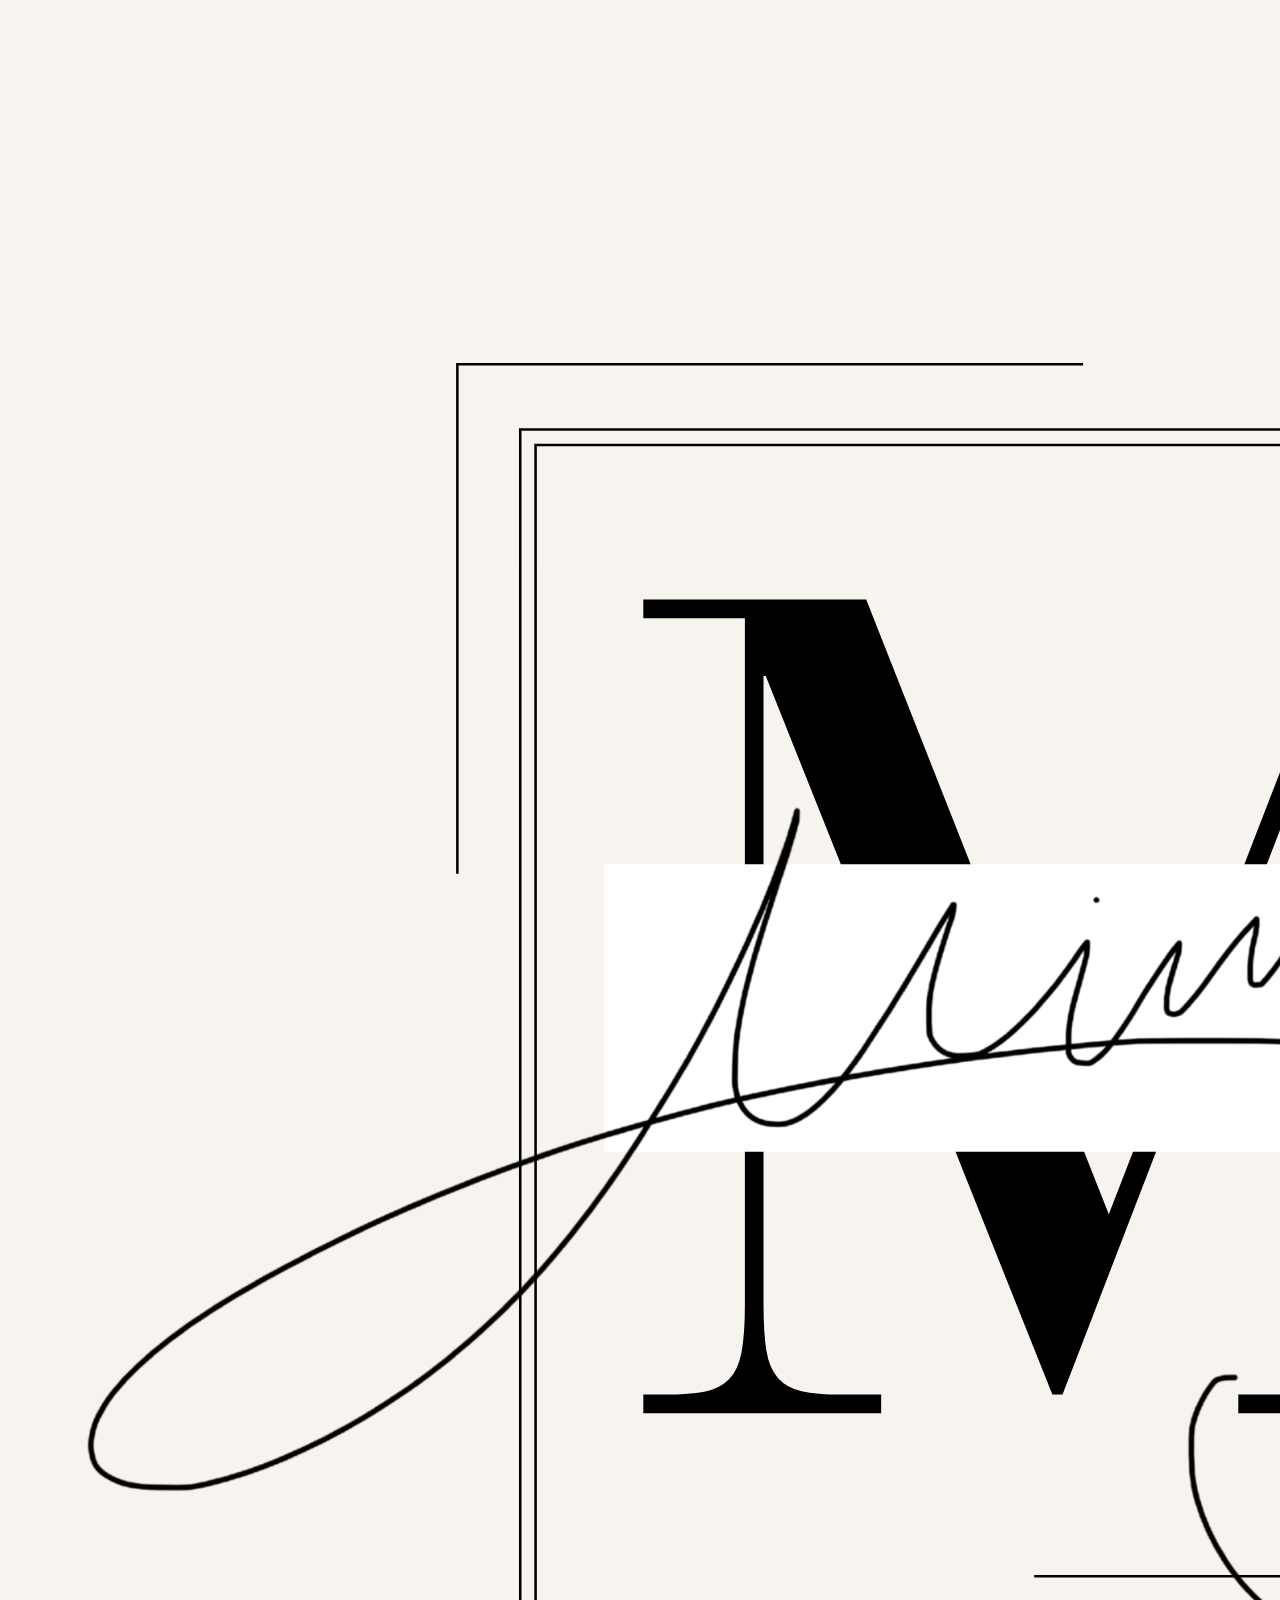
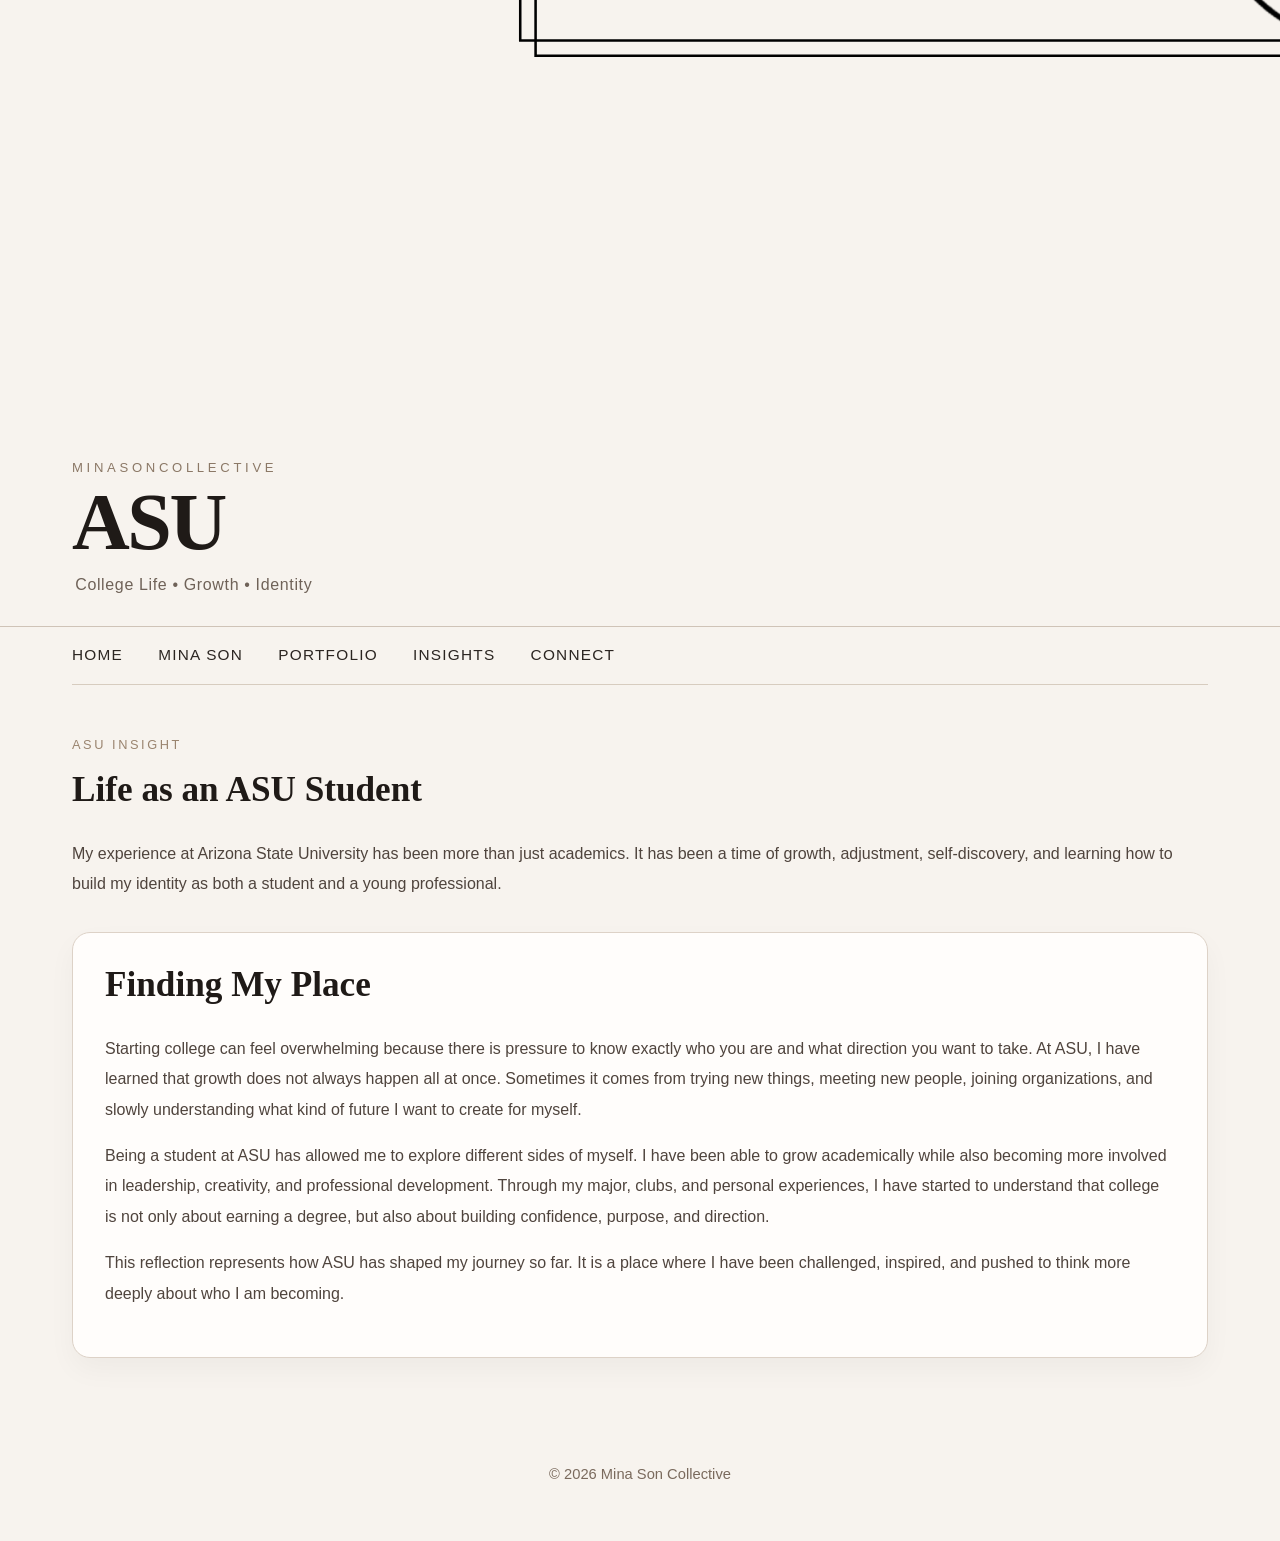
<file: asu.html>
<!DOCTYPE html>
<html lang="en">
<head>
  <meta charset="UTF-8">
  <meta name="viewport" content="width=device-width, initial-scale=1.0">
  <meta name="description" content="Reflection page about Mina Son's experiences, growth, and journey as a student at Arizona State University.">
  <meta name="author" content="Mina Son">
  <title>Life as an ASU Student | Mina Son Collective</title>
  <link rel="stylesheet" href="style.css">
</head>

<body>
<div id="wrapper">

  <header>
  <div class="header-top">

    <a href="index.html" class="logo-link">
      <img src="M S C.png" alt="Mina Son Collective Logo" class="site-logo">
    </a>
    <div class="site-heading">      
      <p class="brand">MinaSonCollective</p>
      <h1 class="title">ASU</h1>
      <p class="subtitle">College Life • Growth • Identity</p>
    </div>
  </div>
  </header>

  <nav>
    <ul>
      <li><a href="index.html">Home</a></li>
      <li><a href="minason.html">Mina Son</a></li>
      <li><a href="portfolio.html">Portfolio</a></li>
      <li><a href="insights.html">Insights</a></li>
      <li><a href="contact.html">Connect</a></li>
    </ul>
  </nav>

  <main>

    <section class="blog-intro">
      <p class="eyebrow">ASU Insight</p>
      <h2>Life as an ASU Student</h2>
      <p>
        My experience at Arizona State University has been more than just academics.
        It has been a time of growth, adjustment, self-discovery, and learning how to
        build my identity as both a student and a young professional.
      </p>
    </section>

    <section class="purpose">
      <h2>Finding My Place</h2>
      <p>
        Starting college can feel overwhelming because there is pressure to know exactly
        who you are and what direction you want to take. At ASU, I have learned that growth
        does not always happen all at once. Sometimes it comes from trying new things,
        meeting new people, joining organizations, and slowly understanding what kind of
        future I want to create for myself.
      </p>

      <p>
        Being a student at ASU has allowed me to explore different sides of myself. I have
        been able to grow academically while also becoming more involved in leadership,
        creativity, and professional development. Through my major, clubs, and personal
        experiences, I have started to understand that college is not only about earning a
        degree, but also about building confidence, purpose, and direction.
      </p>

      <p>
        This reflection represents how ASU has shaped my journey so far. It is a place where
        I have been challenged, inspired, and pushed to think more deeply about who I am
        becoming.
      </p>
    </section>

  </main>

  <footer>
    <p>© 2026 Mina Son Collective</p>
  </footer>

</div>
</body>
</html>
</file>
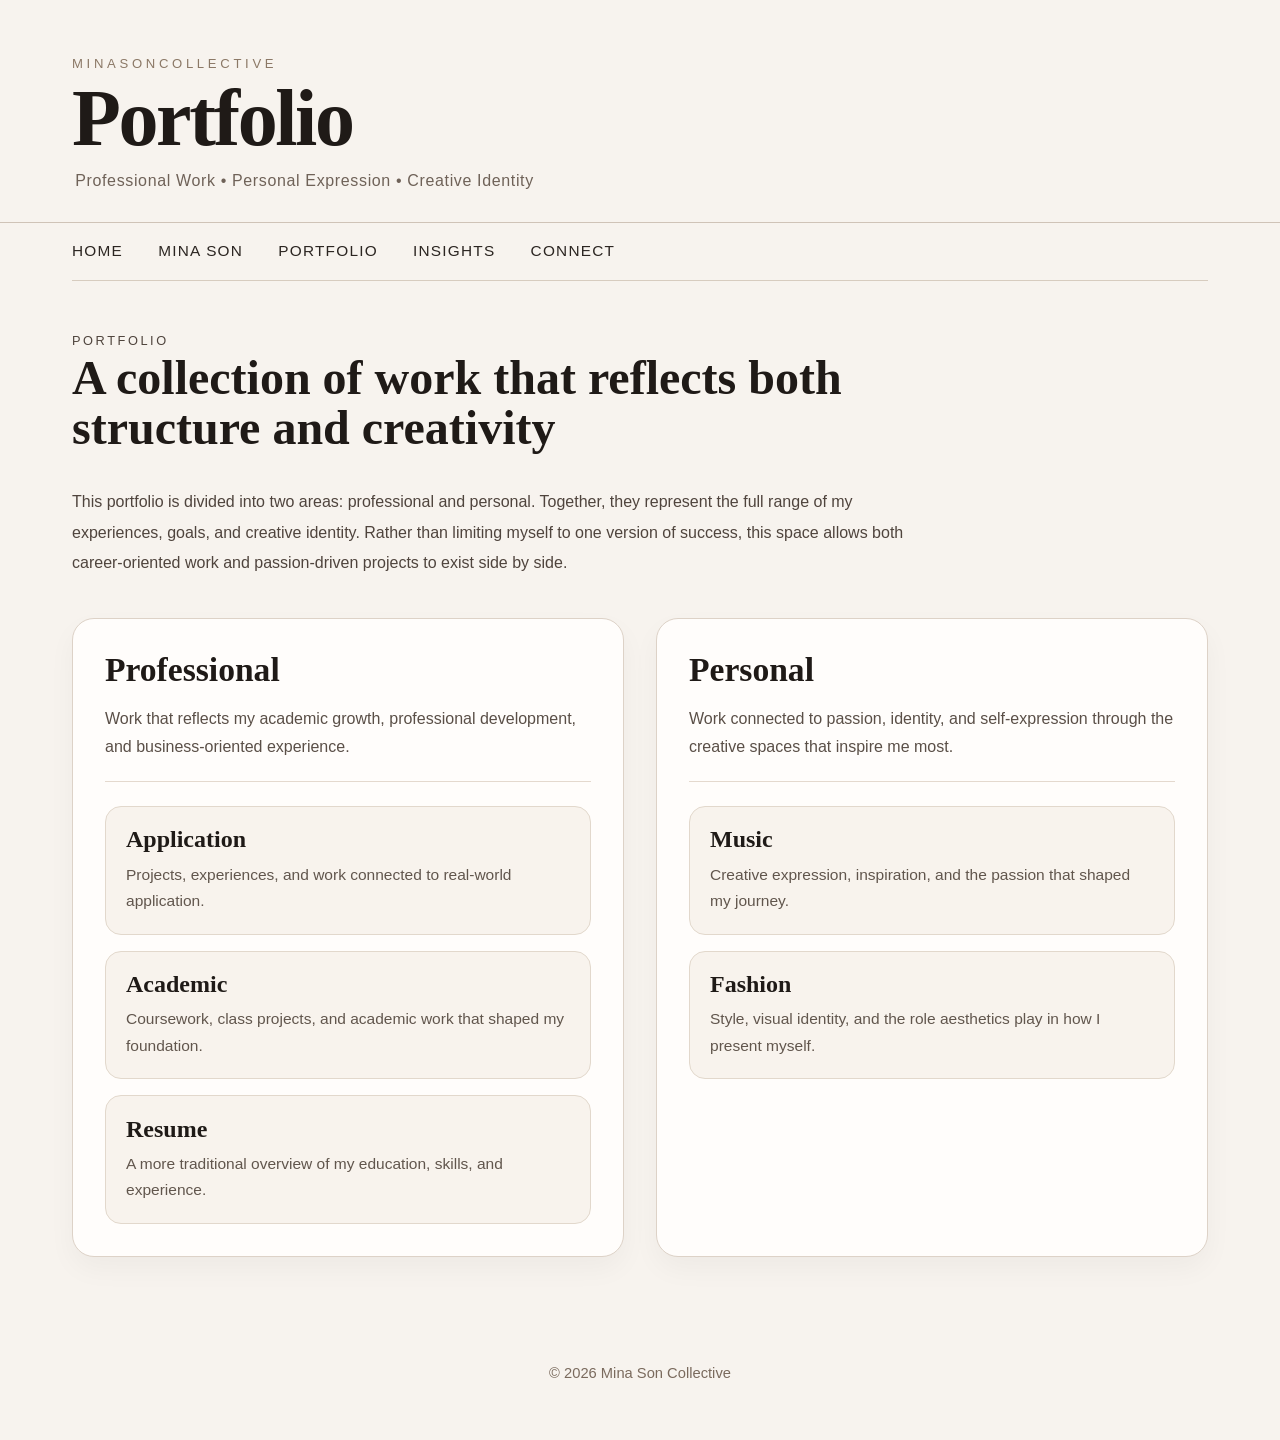
<file: Portfolio.html>
<!DOCTYPE html>
<html lang="en">
<head>
  <meta charset="UTF-8">
  <meta name="viewport" content="width=device-width, initial-scale=1.0">
  <title>Portfolio | Mina Son Collective</title>
  <link rel="stylesheet" href="style.css">
</head>

<body>
<div id="wrapper">

  <header>
    <div class="site-heading">
      <p class="brand">MinaSonCollective</p>
      <h1 class="title">Portfolio</h1>
      <p class="subtitle">Professional Work • Personal Expression • Creative Identity</p>
    </div>
  </header>

  <nav>
    <ul>
      <li><a href="index.html">Home</a></li>
      <li><a href="mina.html">Mina Son</a></li>
      <li><a href="portfolio.html">Portfolio</a></li>
      <li><a href="insights.html">Insights</a></li>
      <li><a href="connect.html">Connect</a></li>
    </ul>
  </nav>

  <main>
    <section class="portfolio-intro">
      <p class="eyebrow">Portfolio</p>
      <h2>A collection of work that reflects both structure and creativity</h2>
      <p>
        This portfolio is divided into two areas: professional and personal. Together,
        they represent the full range of my experiences, goals, and creative identity.
        Rather than limiting myself to one version of success, this space allows both
        career-oriented work and passion-driven projects to exist side by side.
      </p>
    </section>

    <section class="portfolio-split">

      <article class="portfolio-column">
        <div class="portfolio-header-block">
          <h3>Professional</h3>
          <p>
            Work that reflects my academic growth, professional development,
            and business-oriented experience.
          </p>
        </div>

        <div class="portfolio-links">
          <a href="application.html" class="portfolio-link-box">
            <span class="link-title">Application</span>
            <span class="link-text">Projects, experiences, and work connected to real-world application.</span>
          </a>

          <a href="academic.html" class="portfolio-link-box">
            <span class="link-title">Academic</span>
            <span class="link-text">Coursework, class projects, and academic work that shaped my foundation.</span>
          </a>

          <a href="resume.html" class="portfolio-link-box">
            <span class="link-title">Resume</span>
            <span class="link-text">A more traditional overview of my education, skills, and experience.</span>
          </a>
        </div>
      </article>

      <article class="portfolio-column">
        <div class="portfolio-header-block">
          <h3>Personal</h3>
          <p>
            Work connected to passion, identity, and self-expression through
            the creative spaces that inspire me most.
          </p>
        </div>

        <div class="portfolio-links">
          <a href="music.html" class="portfolio-link-box">
            <span class="link-title">Music</span>
            <span class="link-text">Creative expression, inspiration, and the passion that shaped my journey.</span>
          </a>

          <a href="fashion.html" class="portfolio-link-box">
            <span class="link-title">Fashion</span>
            <span class="link-text">Style, visual identity, and the role aesthetics play in how I present myself.</span>
          </a>
        </div>
      </article>

    </section>
  </main>

  <footer>
    <p>© 2026 Mina Son Collective</p>
  </footer>

</div>
</body>
</html>
</file>
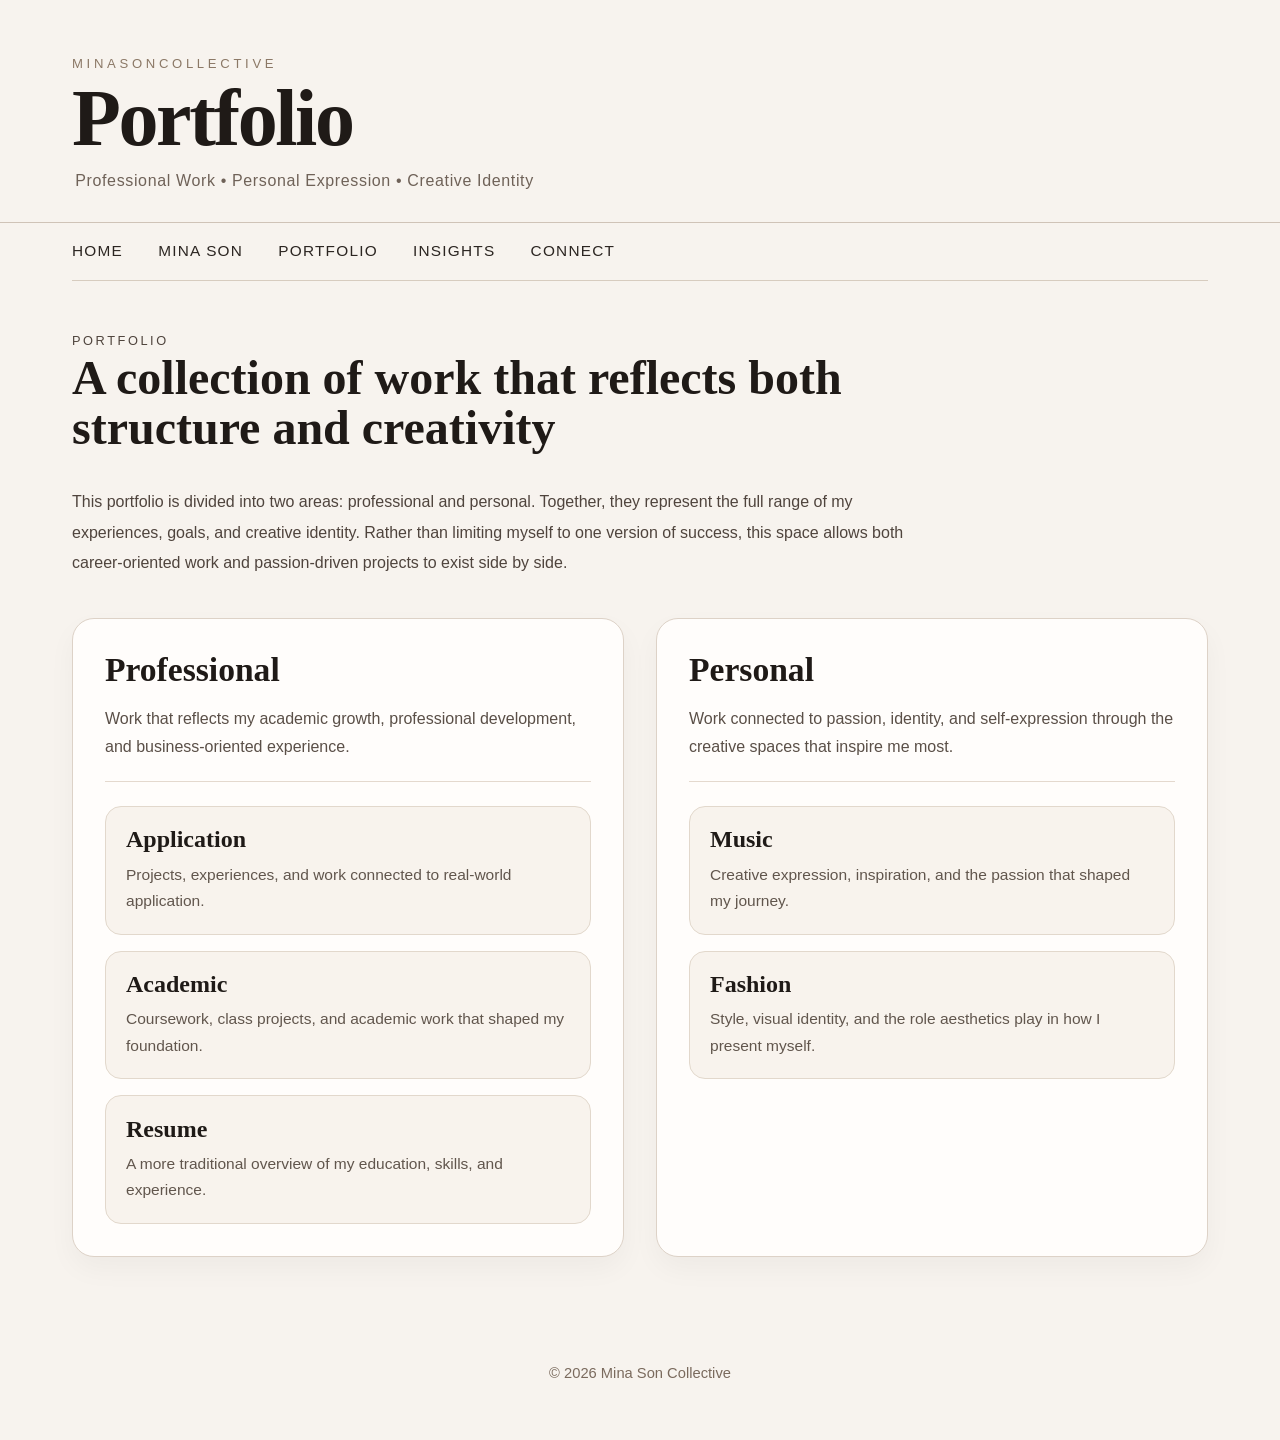
<file: portfolio.html>
<!DOCTYPE html>
<html lang="en">
<head>
  <meta charset="UTF-8">
  <meta name="viewport" content="width=device-width, initial-scale=1.0">
  <title>Portfolio | Mina Son Collective</title>
  <link rel="stylesheet" href="style.css">
</head>

<body>
<div id="wrapper">

  <header>
    <div class="site-heading">
      <p class="brand">MinaSonCollective</p>
      <h1 class="title">Portfolio</h1>
      <p class="subtitle">Professional Work • Personal Expression • Creative Identity</p>
    </div>
  </header>

  <nav>
    <ul>
      <li><a href="index.html">Home</a></li>
      <li><a href="mina.html">Mina Son</a></li>
      <li><a href="portfolio.html">Portfolio</a></li>
      <li><a href="insights.html">Insights</a></li>
      <li><a href="connect.html">Connect</a></li>
    </ul>
  </nav>

  <main>
    <section class="portfolio-intro">
      <p class="eyebrow">Portfolio</p>
      <h2>A collection of work that reflects both structure and creativity</h2>
      <p>
        This portfolio is divided into two areas: professional and personal. Together,
        they represent the full range of my experiences, goals, and creative identity.
        Rather than limiting myself to one version of success, this space allows both
        career-oriented work and passion-driven projects to exist side by side.
      </p>
    </section>

    <section class="portfolio-split">

      <article class="portfolio-column">
        <div class="portfolio-header-block">
          <h3>Professional</h3>
          <p>
            Work that reflects my academic growth, professional development,
            and business-oriented experience.
          </p>
        </div>

        <div class="portfolio-links">
          <a href="application.html" class="portfolio-link-box">
            <span class="link-title">Application</span>
            <span class="link-text">Projects, experiences, and work connected to real-world application.</span>
          </a>

          <a href="academic.html" class="portfolio-link-box">
            <span class="link-title">Academic</span>
            <span class="link-text">Coursework, class projects, and academic work that shaped my foundation.</span>
          </a>

          <a href="resume.html" class="portfolio-link-box">
            <span class="link-title">Resume</span>
            <span class="link-text">A more traditional overview of my education, skills, and experience.</span>
          </a>
        </div>
      </article>

      <article class="portfolio-column">
        <div class="portfolio-header-block">
          <h3>Personal</h3>
          <p>
            Work connected to passion, identity, and self-expression through
            the creative spaces that inspire me most.
          </p>
        </div>

        <div class="portfolio-links">
          <a href="music.html" class="portfolio-link-box">
            <span class="link-title">Music</span>
            <span class="link-text">Creative expression, inspiration, and the passion that shaped my journey.</span>
          </a>

          <a href="fashion.html" class="portfolio-link-box">
            <span class="link-title">Fashion</span>
            <span class="link-text">Style, visual identity, and the role aesthetics play in how I present myself.</span>
          </a>
        </div>
      </article>

    </section>
  </main>

  <footer>
    <p>© 2026 Mina Son Collective</p>
  </footer>

</div>
</body>
</html>
</file>
<file: style.css>
* {
  box-sizing: border-box;
}

body {
  margin: 0;
  background: #f7f3ee;
  color: #1f1a17;
  font-family: Arial, Helvetica, sans-serif;
}

#wrapper {
  width: 100%;
  margin: 0 auto;
}

/* Header */
header {
  padding: 3.5em 4.5em 2em 4.5em;
  border-bottom: 1px solid #cfc3b7;
  background: #f7f3ee;
}

.site-heading {
  max-width: 900px;
}

.brand {
  margin: 0 0 0.7em 0;
  font-size: 0.82rem;
  letter-spacing: 0.28em;
  text-transform: uppercase;
  color: #8b7866;
}

.title {
  margin: 0;
  font-family: "Times New Roman", Times, serif;
  font-size: 5rem;
  font-weight: 600;
  line-height: 0.95;
  letter-spacing: -0.03em;
  color: #1f1a17;
}

.subtitle {
  margin: 1em 0 0 0.2em;
  font-size: 1rem;
  color: #6f6258;
  letter-spacing: 0.04em;
}

/* Navigation */
nav {
  padding: 0 4.5em;
  background: #f7f3ee;
}

nav ul {
  list-style: none;
  margin: 0;
  padding: 1.2em 0;
  display: flex;
  gap: 2.2em;
  border-bottom: 1px solid #d7ccbf;
}

nav a {
  text-decoration: none;
  color: #2b2521;
  font-size: 0.96rem;
  letter-spacing: 0.08em;
  text-transform: uppercase;
}

nav a:hover {
  color: #9d7d62;
}

/* Main */
main {
  padding: 3em 4.5em 4em 4.5em;
}

/* Index page hero */
.hero {
  display: flex;
  gap: 4em;
  align-items: center;
  margin-bottom: 3em;
}

.hero-text {
  flex: 1.15;
}

.hero-text h2 {
  margin: 0 0 0.7em 0;
  font-family: "Times New Roman", Times, serif;
  font-size: 3rem;
  font-weight: 600;
  line-height: 1;
}

.hero-text p {
  margin: 0 0 1.1em 0;
  font-size: 1.02rem;
  line-height: 1.9;
  color: #4c423b;
}

.hero-img,
.hero-image {
  flex: 0 0 38%;
}

.hero-img img,
.hero-image img {
  width: 100%;
  display: block;
  border-radius: 22px;
  object-fit: cover;
  box-shadow: 0 22px 50px rgba(0, 0, 0, 0.08);
}

/* Buttons */
.btn,
.button {
  display: inline-block;
  padding: 0.9em 1.5em;
  border: 1px solid #1f1a17;
  background: #1f1a17;
  color: #ffffff;
  text-decoration: none;
  text-transform: uppercase;
  letter-spacing: 0.08em;
  font-size: 0.84rem;
  transition: all 0.2s ease;
}

.btn:hover,
.button:hover {
  background: transparent;
  color: #1f1a17;
}

/* Cards */
.grid {
  display: flex;
  gap: 1.5em;
  margin: 2.2em 0 0 0;
}

.card {
  flex: 1;
  display: block;
  text-decoration: none;
  color: #1f1a17;
  background: #fffdfb;
  border: 1px solid #ddd2c7;
  border-radius: 18px;
  padding: 1.8em;
  min-height: 180px;
  box-shadow: 0 12px 28px rgba(0, 0, 0, 0.04);
  transition: transform 0.2s ease, box-shadow 0.2s ease;
}

.card h3 {
  margin: 0 0 0.7em 0;
  font-family: "Times New Roman", Times, serif;
  font-size: 1.8rem;
  font-weight: 600;
}

.card p {
  margin: 0;
  line-height: 1.8;
  color: #5a4f47;
}

.card:hover {
  transform: translateY(-4px);
  box-shadow: 0 18px 36px rgba(0, 0, 0, 0.08);
}

/* Purpose / connect */
.purpose,
.connect {
  margin-top: 2em;
  padding: 2em;
  background: #fffdfb;
  border: 1px solid #ddd2c7;
  border-radius: 18px;
  box-shadow: 0 12px 28px rgba(0, 0, 0, 0.04);
}

.purpose h2,
.connect h2,
main h2 {
  margin-top: 0;
  font-family: "Times New Roman", Times, serif;
  font-size: 2.2rem;
  font-weight: 600;
}

.purpose p,
.connect p,
main p {
  line-height: 1.9;
  color: #4f443d;
}

/* Mina page */
.mina-hero {
  display: flex;
  gap: 4em;
  align-items: flex-start;
}

.mina-copy {
  flex: 1.5;
  max-width: 760px;
}

.eyebrow {
  margin: 0 0 1em 0;
  text-transform: uppercase;
  letter-spacing: 0.2em;
  font-size: 0.8rem;
  color: #9a846f;
}

.mina-copy h2 {
  margin: 0 0 0.8em 0;
  font-family: "Times New Roman", Times, serif;
  font-size: 3.2rem;
  font-weight: 600;
  line-height: 1.02;
}

.mina-copy p {
  margin: 0 0 1.25em 0;
  font-size: 1.03rem;
  line-height: 1.95;
  color: #4f443d;
}

.mina-photo-panel {
  flex: 0 0 34%;
  position: sticky;
  top: 2em;
}

.mina-photo-frame {
  background: #ede4da;
  padding: 1em;
  border-radius: 26px;
  box-shadow: 0 22px 50px rgba(0, 0, 0, 0.08);
}

.mina-photo-frame img {
  display: block;
  width: 100%;
  height: auto;
  border-radius: 18px;
  object-fit: cover;
}

.photo-caption {
  margin-top: 1em;
  font-size: 0.92rem;
  line-height: 1.7;
  color: #7a6a5d;
}

/* Footer */
footer {
  padding: 2em 4.5em 3em 4.5em;
  text-align: center;
  color: #7a6a5d;
  font-size: 0.92rem;
}

/* Responsive */
@media (max-width: 1100px) {
  .title {
    font-size: 4rem;
  }

  .mina-hero,
  .hero {
    gap: 2.5em;
  }
}

@media (max-width: 900px) {
  header,
  nav,
  main,
  footer {
    padding-left: 2em;
    padding-right: 2em;
  }

  .hero,
  .mina-hero {
    flex-direction: column;
  }

  .mina-photo-panel {
    position: static;
    width: 100%;
  }

  .grid {
    flex-direction: column;
  }

  nav ul {
    flex-wrap: wrap;
    gap: 1.2em 1.5em;
  }
}

@media (max-width: 600px) {
  .title {
    font-size: 2.9rem;
  }

  .hero-text h2,
  .mina-copy h2,
  .purpose h2,
  .connect h2,
  main h2 {
    font-size: 2.1rem;
  }

  header,
  nav,
  main,
  footer {
    padding-left: 1.2em;
    padding-right: 1.2em;
  }

  nav ul {
    flex-direction: column;
    gap: 0.8em;
  }

  .card {
    min-height: auto;
  }
}

/* Portfolio page */
.portfolio-intro {
  max-width: 850px;
  margin-bottom: 2.5em;
}

.portfolio-intro h2 {
  margin: 0 0 0.7em 0;
  font-family: "Times New Roman", Times, serif;
  font-size: 3rem;
  font-weight: 600;
  line-height: 1.05;
}

.portfolio-intro p {
  margin: 0;
  line-height: 1.9;
  color: #4f443d;
}

.portfolio-split {
  display: flex;
  gap: 2em;
  align-items: stretch;
}

.portfolio-column {
  flex: 1;
  background: #fffdfb;
  border: 1px solid #ddd2c7;
  border-radius: 22px;
  padding: 2em;
  box-shadow: 0 12px 28px rgba(0, 0, 0, 0.04);
}

.portfolio-header-block {
  margin-bottom: 1.5em;
  padding-bottom: 1.2em;
  border-bottom: 1px solid #e4d9ce;
}

.portfolio-header-block h3 {
  margin: 0 0 0.45em 0;
  font-family: "Times New Roman", Times, serif;
  font-size: 2.1rem;
  font-weight: 600;
  color: #1f1a17;
}

.portfolio-header-block p {
  margin: 0;
  line-height: 1.8;
  color: #5a4f47;
}

.portfolio-links {
  display: flex;
  flex-direction: column;
  gap: 1em;
}

.portfolio-link-box {
  display: block;
  text-decoration: none;
  color: #1f1a17;
  background: #f8f3ed;
  border: 1px solid #e2d8cc;
  border-radius: 16px;
  padding: 1.2em 1.25em;
  transition: transform 0.2s ease, box-shadow 0.2s ease, background 0.2s ease;
}

.portfolio-link-box:hover {
  transform: translateY(-3px);
  box-shadow: 0 14px 26px rgba(0, 0, 0, 0.06);
  background: #f3ebe3;
}

.link-title {
  display: block;
  margin-bottom: 0.35em;
  font-family: "Times New Roman", Times, serif;
  font-size: 1.5rem;
  font-weight: 600;
}

.link-text {
  display: block;
  line-height: 1.7;
  color: #61564d;
  font-size: 0.97rem;
}

@media (max-width: 900px) {
  .portfolio-split {
    flex-direction: column;
  }

  .portfolio-intro h2 {
    font-size: 2.3rem;
  }
}
</file>
